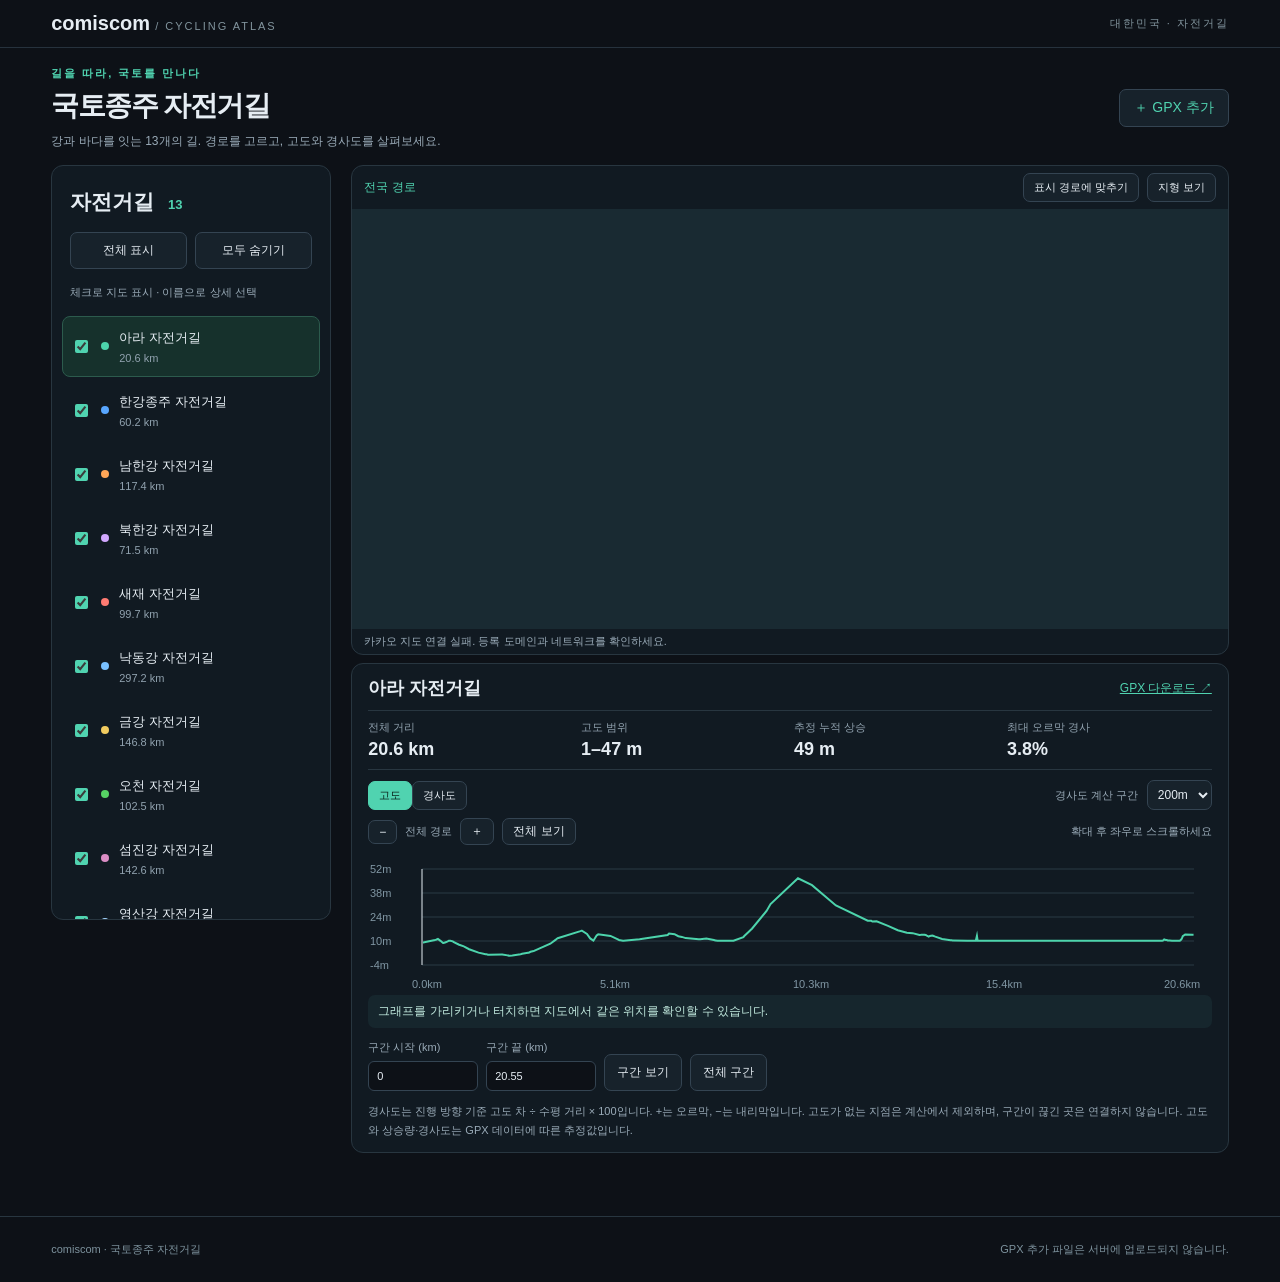
<file: gpx/index.html>
<!doctype html>
<html lang="ko"><head><meta charset="utf-8"><meta name="viewport" content="width=device-width,initial-scale=1"><title>국토종주 자전거길 | comiscom</title><meta name="description" content="국토종주 자전거길 13개 자전거길 GPX 경로를 카카오맵과 고도·경사도 그래프로 살펴보세요."><link rel="stylesheet" href="style.css"></head>
<body><header><a href="/" class="brand">comiscom<span> / CYCLING ATLAS</span></a><span class="tag">대한민국 · 자전거길</span></header><main><section class="intro"><div><p class="eyebrow">길을 따라, 국토를 만나다</p><h1>국토종주 자전거길</h1><p>강과 바다를 잇는 13개의 길. 경로를 고르고, 고도와 경사도를 살펴보세요.</p></div><label class="upload">＋ GPX 추가<input id="upload" type="file" accept=".gpx" multiple></label></section>
<div class="layout"><aside><div class="aside-head"><h2>자전거길 <span id="count">13</span></h2><div><button id="all">전체 표시</button><button id="none">모두 숨기기</button></div></div><p class="hint">체크로 지도 표시 · 이름으로 상세 선택</p><div id="routes"></div></aside><div class="workspace"><section class="map-panel"><div class="map-tools"><span id="map-label">전국 경로</span><button id="fit">표시 경로에 맞추기</button><button id="terrain">지형 보기</button></div><div id="map" aria-label="자전거길 지도"></div><p id="map-status" role="status">카카오 지도를 불러오는 중입니다…</p></section>
<section class="detail"><div class="detail-head"><div><p class="eyebrow">선택한 자전거길</p><h2 id="title">경로를 불러오는 중…</h2></div><a id="download" download>GPX 다운로드 ↗</a></div><p id="route-note" class="note" hidden></p><div class="stats"><div><span>전체 거리</span><strong id="distance">—</strong></div><div><span>고도 범위</span><strong id="elevation">—</strong></div><div><span>추정 누적 상승</span><strong id="ascent">—</strong></div><div><span>최대 오르막 경사</span><strong id="max-grade">—</strong></div></div>
<div class="chart-tools"><div role="group" aria-label="그래프 종류"><button id="elev-mode" aria-pressed="true">고도</button><button id="grade-mode" aria-pressed="false">경사도</button></div><label>경사도 계산 구간 <select id="window"><option value="100">100m</option><option value="200" selected>200m</option><option value="500">500m</option></select></label></div><div class="chart-zoom" role="group" aria-label="그래프 확대"><button id="zoom-out" aria-label="그래프 축소">−</button><span id="zoom-label">전체 경로</span><button id="zoom-in" aria-label="그래프 확대">＋</button><button id="zoom-reset">전체 보기</button><span class="hint">확대 후 좌우로 스크롤하세요</span></div><div class="chart-scroll" tabindex="0" aria-label="좌우로 스크롤할 수 있는 경로 그래프"><div class="chart-wrap"><canvas id="chart" tabindex="0" role="img" aria-label="고도 그래프. 좌우 방향키로 위치를 이동할 수 있습니다."></canvas></div></div><div id="readout" aria-live="polite">그래프를 가리키거나 터치하면 지도에서 같은 위치를 확인할 수 있습니다.</div><div class="range"><label>구간 시작 (km)<input id="range-start" type="number" min="0" step="0.1" value="0"></label><label>구간 끝 (km)<input id="range-end" type="number" min="0" step="0.1"></label><button id="range-apply">구간 보기</button><button id="range-reset">전체 구간</button></div><p id="range-summary"></p><p class="note">경사도는 진행 방향 기준 고도 차 ÷ 수평 거리 × 100입니다. +는 오르막, −는 내리막입니다. 고도가 없는 지점은 계산에서 제외하며, 구간이 끊긴 곳은 연결하지 않습니다. 고도와 상승량·경사도는 GPX 데이터에 따른 추정값입니다.</p></section></div></div><p id="status" role="status"></p></main><footer>comiscom · 국토종주 자전거길 <span>GPX 추가 파일은 서버에 업로드되지 않습니다.</span></footer><script src="core.js"></script><script src="app.js"></script></body></html>
</file>
<file: gpx/style.css>
*{box-sizing:border-box}body{margin:0;background:#0d1117;color:#e6edf3;font-family:-apple-system,BlinkMacSystemFont,"Apple SD Gothic Neo","Noto Sans KR",sans-serif;font-size:14px}header{height:72px;border-bottom:1px solid #26323d;display:flex;align-items:center;justify-content:space-between;padding:0 4vw}.brand{font-weight:800;font-size:20px;color:#e6edf3;text-decoration:none}.brand span,.tag{font-size:11px;letter-spacing:2px;color:#82959e;font-weight:400}main{max-width:1700px;margin:auto;padding:36px 4vw}.intro{display:flex;align-items:center;justify-content:space-between;margin-bottom:30px;gap:20px}.eyebrow{color:#50d3b0;font-size:11px;font-weight:700;letter-spacing:2px;margin:0 0 10px}h1{font-size:38px;letter-spacing:-1.5px;margin:0}p{line-height:1.7;color:#9aabb8}button,select,input,.upload{font:inherit}button,select,.upload{border:1px solid #344452;color:#e6edf3;background:#17222b;border-radius:7px;padding:9px 12px;cursor:pointer}button:hover,.upload:hover{border-color:#50d3b0}button:focus-visible,a:focus-visible,input:focus-visible,canvas:focus-visible{outline:2px solid #50d3b0;outline-offset:3px}.upload{white-space:nowrap;color:#50d3b0;padding:12px 18px;position:relative}.upload input{position:absolute;inset:0;width:100%;opacity:0;cursor:pointer}.layout{display:grid;grid-template-columns:280px minmax(0,1fr);gap:20px}aside,.detail,.map-panel{border:1px solid #283640;border-radius:12px;background:#111a22;overflow:hidden}.aside-head{padding:22px 18px 0}h2{margin:0;font-size:21px}.aside-head h2 span{font-size:13px;color:#50d3b0;margin-left:8px}.aside-head>div{display:flex;gap:8px;margin-top:16px}.aside-head button{font-size:12px;flex:1}.hint{font-size:11px;margin:14px 18px}#routes{padding:0 10px 14px;max-height:880px;overflow:auto}.route{display:flex;align-items:center;gap:10px;padding:6px 8px;border-radius:8px;border:1px solid transparent;margin-bottom:3px}.route.active{background:#16312c;border-color:#2c5b4d}.route input{accent-color:#50d3b0;flex-shrink:0}.route button{text-align:left;border:0;background:none;padding:6px 0;flex:1;font-size:13px}.route small{display:block;color:#91a2af;font-size:11px;margin-top:5px}.dot{width:8px;height:8px;border-radius:50%;flex-shrink:0}.workspace{min-width:0;display:grid;gap:20px}.map-panel{position:relative}.map-tools{display:flex;align-items:center;gap:8px;padding:12px 16px;font-size:12px}.map-tools span{margin-right:auto;color:#50d3b0}.map-tools button{font-size:11px;padding:6px 10px}#map{height:420px;background:#192a32}#map-status{padding:0 16px;font-size:12px;margin:8px 0}.detail{padding:24px}.detail-head{display:flex;justify-content:space-between;align-items:center;gap:12px}.detail-head a{color:#50d3b0;font-size:12px}.stats{display:grid;grid-template-columns:repeat(4,1fr);margin:25px 0;border-top:1px solid #283640;border-bottom:1px solid #283640;padding:18px 0;gap:12px}.stats span{display:block;color:#91a2af;font-size:11px;margin-bottom:8px}.stats strong{font-size:20px;font-weight:600}.chart-tools{display:flex;justify-content:space-between;align-items:center;gap:12px;font-size:11px;color:#9aabb8}.chart-tools button[aria-pressed=true]{background:#50d3b0;color:#09221a;border-color:#50d3b0}.chart-tools select{font-size:12px;margin-left:6px;padding:6px}.chart-wrap{height:230px;margin-top:16px}canvas{display:block;width:100%;height:100%;touch-action:pan-y}#readout{padding:12px;background:#16262d;border-radius:7px;color:#c1e9de;min-height:43px;font-size:12px}.range{display:flex;align-items:end;gap:8px;margin-top:20px;flex-wrap:wrap}.range label{font-size:11px;color:#9aabb8}.range input{display:block;width:110px;margin-top:6px;padding:8px;background:#0d1117;border:1px solid #344452;color:#e6edf3;border-radius:6px}.range button{font-size:12px}.note,#range-summary{font-size:11px;margin-bottom:0}footer{border-top:1px solid #283640;margin-top:15px;padding:25px 4vw;color:#7e939e;font-size:11px;display:flex;justify-content:space-between;gap:15px}#status{font-size:12px;color:#f1bc77}@media(max-width:1000px){.layout{grid-template-columns:230px 1fr}.stats{grid-template-columns:1fr 1fr}.stats strong{font-size:18px}}@media(max-width:720px){header{height:60px}.brand span,.tag{display:none}main{padding:25px 16px}h1{font-size:29px}.intro{align-items:start;flex-direction:column}.layout{grid-template-columns:1fr}#routes{max-height:240px}#map{height:340px}.detail{padding:18px}.chart-tools{align-items:start;flex-direction:column}.detail-head h2{font-size:18px}footer{flex-direction:column}.map-tools{padding:10px;gap:5px}}

/* Keep the map and profile visible together on laptop screens. */
.layout{align-items:start}
.workspace{align-self:start;grid-template-rows:max-content max-content;gap:8px}
.detail{padding:12px 16px}
.detail-head .eyebrow{display:none}
.detail-head h2{font-size:18px}
.stats{margin:10px 0;padding:9px 0;gap:8px}
.stats span{margin-bottom:4px}
.stats strong{font-size:18px}
.chart-tools button{padding:6px 10px}
.chart-wrap{height:clamp(110px,16vh,160px);margin-top:6px}
#readout{padding:8px 10px;min-height:32px}
.range{margin-top:12px}
@media(min-width:721px){
 header{height:48px}
 main{padding-top:16px}
 .intro{margin-bottom:14px;gap:12px}
 .intro .eyebrow{margin-bottom:4px}
 h1{font-size:28px}
 .intro p:not(.eyebrow){margin:6px 0 0;font-size:12px}
 .upload{padding:9px 14px}
 #map{height:420px}
 .map-tools{padding:7px 12px}
 #map-status{font-size:11px;line-height:1.4;margin:5px 0;padding:0 12px}
 aside{max-height:calc(100vh - 145px);display:flex;flex-direction:column}
 #routes{min-height:0;max-height:none;flex:1}
}
@media(min-width:721px) and (max-width:1000px){
 .stats{grid-template-columns:repeat(4,minmax(0,1fr))}
 .stats strong{font-size:15px}
}
@media(max-width:720px){
 #map{height:340px}
 .detail{padding:12px}
 .chart-tools{gap:8px}
 .chart-wrap{height:150px}
}

.tracking-point{width:14px;height:14px;border-radius:50%;background:#ef2929;border:2px solid #fff;box-shadow:0 0 0 3px rgba(239,41,41,.25),0 2px 6px #0006;pointer-events:none}

.chart-zoom{display:flex;align-items:center;gap:8px;margin-top:8px;font-size:11px;color:#9aabb8;flex-wrap:wrap}
.chart-zoom button{padding:4px 10px;font-size:12px}
.chart-zoom .hint{margin:0 0 0 auto}
.chart-scroll{overflow-x:auto;overflow-y:hidden;max-width:100%;scrollbar-color:#50d3b0 #16262d;scrollbar-width:auto;overscroll-behavior-x:contain}
.chart-scroll .chart-wrap{width:100%;margin-top:6px}
.chart-scroll canvas{touch-action:pan-x pan-y}
</file>
